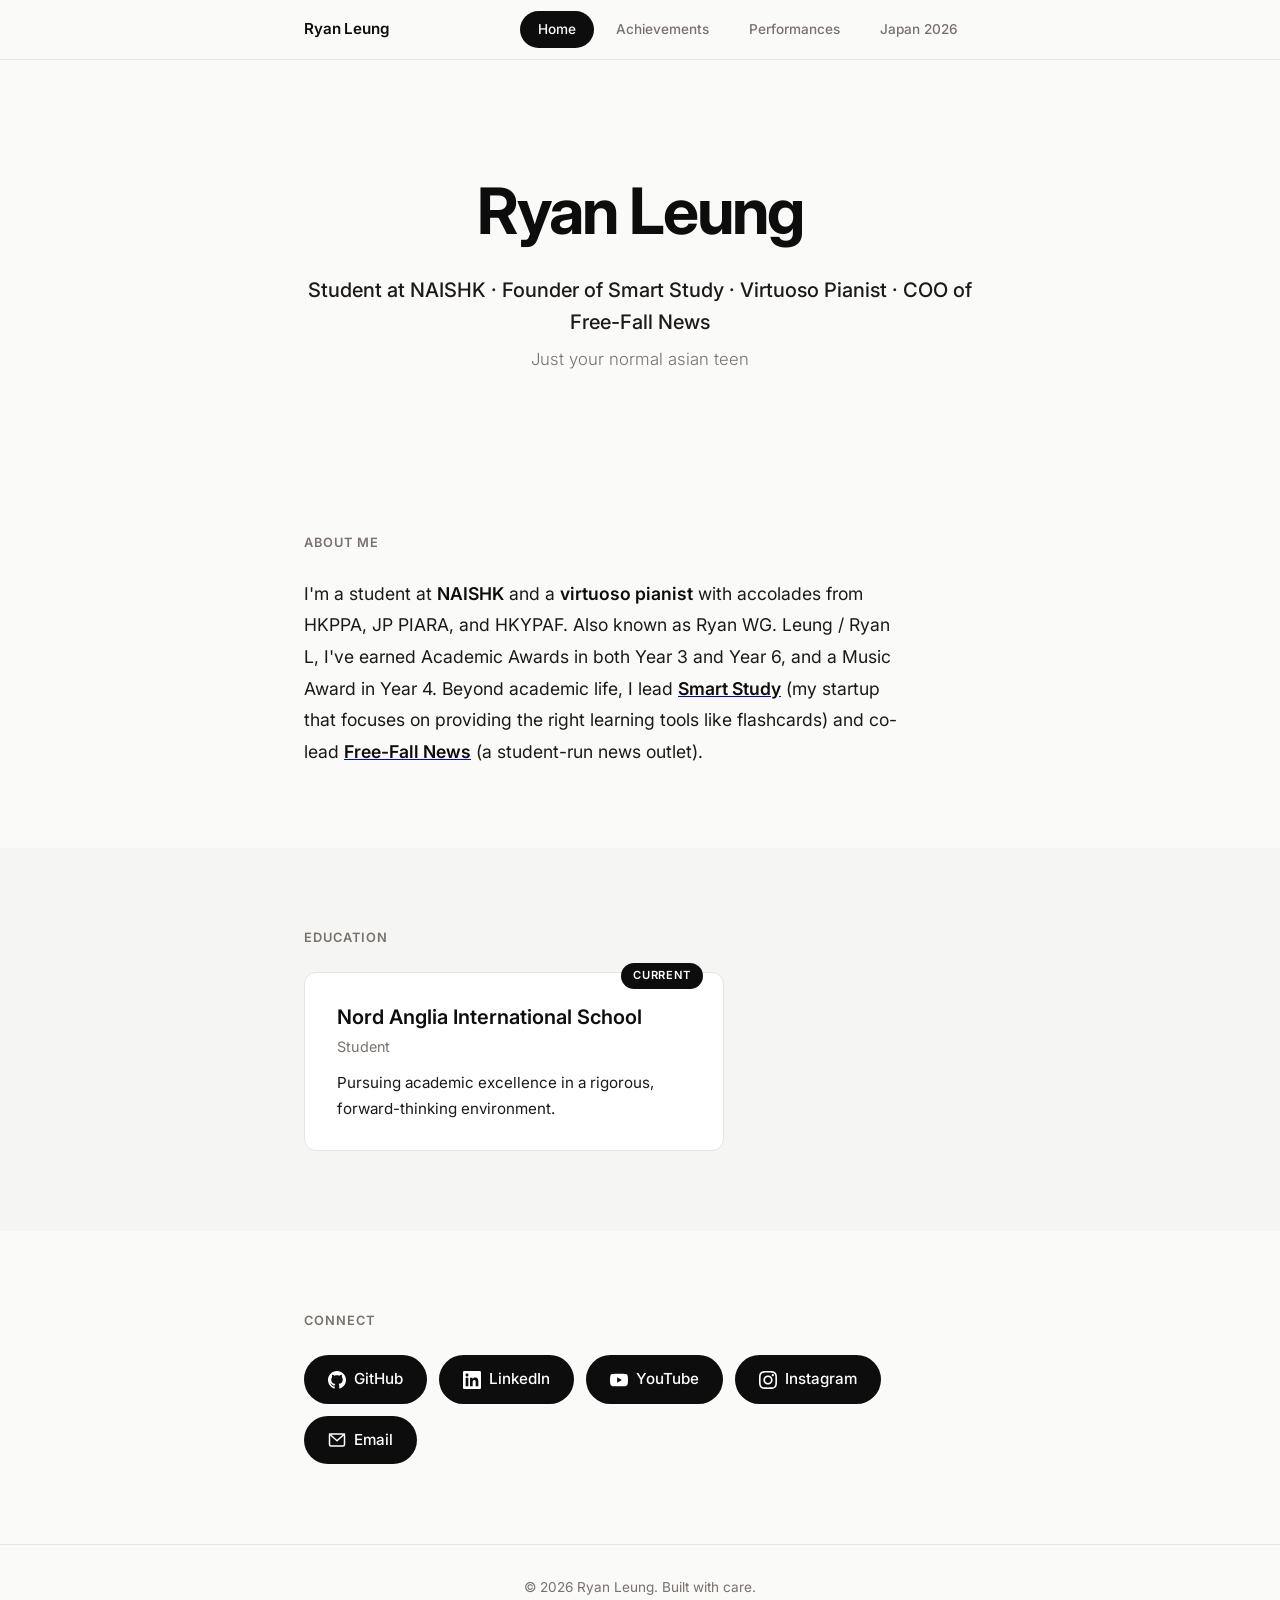
<file: public/index.html>
<!DOCTYPE html>
<html lang="en">
<head>
  <meta charset="UTF-8">
  <meta name="viewport" content="width=device-width, initial-scale=1.0">
  <meta name="google-site-verification" content="PVpMGvC5IxB6HTCGXpfYxbIMX9e6ZT_kZVnd1Q3KwSk" />
  <title>Bio of Ryan Leung</title>
  <meta name="description" content="Bio of Ryan Leung Wai Gan (Ryan WG. Leung). Student at NAISHK, virtuoso pianist, founder of Smart Study, and COO of Free-Fall News.">
  <!-- Open Graph -->
  <meta property="og:title" content="Bio of Ryan Leung">
  <meta property="og:description" content="Student at NAISHK, virtuoso pianist, founder of Smart Study, and COO of Free-Fall News.">
  <meta property="og:url" content="https://ryan-bio.web.app">
  <meta property="og:type" content="website">
  <meta name="twitter:card" content="summary">
  <meta name="twitter:title" content="Bio of Ryan Leung">
  <meta name="twitter:description" content="Student at NAISHK, virtuoso pianist, founder of Smart Study, and COO of Free-Fall News.">
  <link rel="stylesheet" href="styles.css">
  <link rel="preconnect" href="https://fonts.googleapis.com">
  <link rel="preconnect" href="https://fonts.gstatic.com" crossorigin>
  <link href="https://fonts.googleapis.com/css2?family=Inter:wght@300;400;500;600;700&display=swap" rel="stylesheet">
</head>
<body>
  <!-- Navigation -->
  <nav class="navbar">
    <div class="container nav-inner">
      <a href="#home" class="nav-brand">Ryan Leung</a>
      <div class="nav-links">
        <a href="#home" class="nav-link active" data-page="home">Home</a>
        <a href="#achievements" class="nav-link" data-page="achievements">Achievements</a>
        <a href="#performances" class="nav-link" data-page="performances">Performances</a>
        <a href="/jp26/" class="nav-link">Japan 2026</a>
      </div>
    </div>
  </nav>

  <div class="page">
    <!-- ==================== HOME PAGE ==================== -->
    <div class="page-section active" id="page-home">
      <!-- Hero -->
      <header class="hero">
        <div class="container">
          <h1 class="name">Ryan Leung</h1>
          <p class="tagline">Student at NAISHK · Founder of Smart Study · Virtuoso Pianist · COO of Free-Fall News</p>
          <p class="subtitle">Just your normal asian teen</p>
        </div>
      </header>

      <!-- About -->
      <section class="section" id="about">
        <div class="container">
          <h2 class="section-title">About Me</h2>
          <p class="section-text">
            I'm a student at <strong>NAISHK</strong> and a <strong>virtuoso pianist</strong> with accolades from HKPPA, JP PIARA, and HKYPAF.
            Also known as Ryan WG. Leung / Ryan L, I've earned Academic Awards in both Year 3 and Year 6, and a Music Award in Year 4.
            Beyond academic life, I lead <a href="https://smart-study-site.web.app" target="_blank" rel="noopener"><strong>Smart Study</strong></a> (my startup that focuses on providing the right learning tools like flashcards) and co-lead <a href="https://freefall.mystrikingly.com" target="_blank" rel="noopener"><strong>Free-Fall News</strong></a> (a student-run news outlet).
          </p>
        </div>
      </section>

      <!-- Education -->
      <section class="section alt" id="education">
        <div class="container">
          <h2 class="section-title">Education</h2>
          <div class="card">
            <div class="card-badge">Current</div>
            <h3 class="card-title">Nord Anglia International School</h3>
            <p class="card-subtitle">Student</p>
            <p class="card-text">
              Pursuing academic excellence in a rigorous, forward-thinking environment.
            </p>
          </div>
        </div>
      </section>

      <!-- Connect -->
      <section class="section" id="links">
        <div class="container">
          <h2 class="section-title">Connect</h2>
          <div class="links-row">
            <a href="https://github.com/ryanl1028" class="link-btn" target="_blank" rel="noopener">
              <svg class="link-icon" viewBox="0 0 24 24" fill="currentColor"><path d="M12 0c-6.626 0-12 5.373-12 12 0 5.302 3.438 9.8 8.207 11.387.599.111.793-.261.793-.577v-2.234c-3.338.726-4.033-1.416-4.033-1.416-.546-1.387-1.333-1.756-1.333-1.756-1.089-.745.083-.729.083-.729 1.205.084 1.839 1.237 1.839 1.237 1.07 1.834 2.807 1.304 3.492.997.107-.775.418-1.305.762-1.604-2.665-.305-5.467-1.334-5.467-5.931 0-1.311.469-2.381 1.236-3.221-.124-.303-.535-1.524.117-3.176 0 0 1.008-.322 3.301 1.23.957-.266 1.983-.399 3.003-.404 1.02.005 2.047.138 3.006.404 2.291-1.552 3.297-1.23 3.297-1.23.653 1.653.242 2.874.118 3.176.77.84 1.235 1.911 1.235 3.221 0 4.609-2.807 5.624-5.479 5.921.43.372.823 1.102.823 2.222v3.293c0 .319.192.694.801.576 4.765-1.589 8.199-6.086 8.199-11.386 0-6.627-5.373-12-12-12z"/></svg>
              GitHub
            </a>
            <a href="#" class="link-btn" target="_blank" rel="noopener">
              <svg class="link-icon" viewBox="0 0 24 24" fill="currentColor"><path d="M20.447 20.452h-3.554v-5.569c0-1.328-.027-3.037-1.852-3.037-1.853 0-2.136 1.445-2.136 2.939v5.667H9.351V9h3.414v1.561h.046c.477-.9 1.637-1.85 3.37-1.85 3.601 0 4.267 2.37 4.267 5.455v6.286zM5.337 7.433c-1.144 0-2.063-.926-2.063-2.065 0-1.138.92-2.063 2.063-2.063 1.14 0 2.064.925 2.064 2.063 0 1.139-.925 2.065-2.064 2.065zm1.782 13.019H3.555V9h3.564v11.452zM22.225 0H1.771C.792 0 0 .774 0 1.729v20.542C0 23.227.792 24 1.771 24h20.451C23.2 24 24 23.227 24 22.271V1.729C24 .774 23.2 0 22.222 0h.003z"/></svg>
              LinkedIn
            </a>
            <a href="https://youtube.com/@Starsmusicofficial" class="link-btn" target="_blank" rel="noopener">
              <svg class="link-icon" viewBox="0 0 24 24" fill="currentColor"><path d="M23.498 6.186a3.016 3.016 0 0 0-2.122-2.136C19.505 3.545 12 3.545 12 3.545s-7.505 0-9.377.505A3.017 3.017 0 0 0 .502 6.186C0 8.07 0 12 0 12s0 3.93.502 5.814a3.016 3.016 0 0 0 2.122 2.136c1.871.505 9.376.505 9.376.505s7.505 0 9.377-.505a3.015 3.015 0 0 0 2.122-2.136C24 15.93 24 12 24 12s0-3.93-.502-5.814zM9.545 15.568V8.432L15.818 12l-6.273 3.568z"/></svg>
              YouTube
            </a>
            <a href="https://instagram.com/ryan.is.here.128" class="link-btn" target="_blank" rel="noopener">
              <svg class="link-icon" viewBox="0 0 24 24" fill="currentColor"><path d="M12 2.163c3.204 0 3.584.012 4.85.07 3.252.148 4.771 1.691 4.919 4.919.058 1.265.069 1.645.069 4.849 0 3.205-.012 3.584-.069 4.849-.149 3.225-1.664 4.771-4.919 4.919-1.266.058-1.644.07-4.85.07-3.204 0-3.584-.012-4.849-.07-3.26-.149-4.771-1.699-4.919-4.92-.058-1.265-.07-1.644-.07-4.849 0-3.204.013-3.583.07-4.849.149-3.227 1.664-4.771 4.919-4.919 1.266-.057 1.645-.069 4.849-.069zm0-2.163c-3.259 0-3.667.014-4.947.072-4.358.2-6.78 2.618-6.98 6.98-.059 1.281-.073 1.689-.073 4.948 0 3.259.014 3.668.072 4.948.2 4.358 2.618 6.78 6.98 6.98 1.281.058 1.689.072 4.948.072 3.259 0 3.668-.014 4.948-.072 4.354-.2 6.782-2.618 6.979-6.98.059-1.28.073-1.689.073-4.948 0-3.259-.014-3.667-.072-4.947-.196-4.354-2.617-6.78-6.979-6.98-1.281-.059-1.69-.073-4.949-.073zm0 5.838c-3.403 0-6.162 2.759-6.162 6.162s2.759 6.163 6.162 6.163 6.162-2.759 6.162-6.163c0-3.403-2.759-6.162-6.162-6.162zm0 10.162c-2.209 0-4-1.79-4-4 0-2.209 1.791-4 4-4s4 1.791 4 4c0 2.21-1.791 4-4 4zm6.406-11.845c-.796 0-1.441.645-1.441 1.44s.645 1.44 1.441 1.44c.795 0 1.439-.645 1.439-1.44s-.644-1.44-1.439-1.44z"/></svg>
              Instagram
            </a>
            <a href="mailto:bio.enquires.ryan@gmail.com" class="link-btn">
              <svg class="link-icon" viewBox="0 0 24 24" fill="none" stroke="currentColor" stroke-width="2" stroke-linecap="round" stroke-linejoin="round"><rect x="2" y="4" width="20" height="16" rx="2"/><path d="M22 4L12 13 2 4"/></svg>
              Email
            </a>
          </div>
        </div>
      </section>
    </div>

    <!-- ==================== ACHIEVEMENTS PAGE ==================== -->
    <div class="page-section" id="page-achievements">
      <!-- Hero (compact) -->
      <header class="hero hero-compact">
        <div class="container">
          <h1 class="name name-sm">Achievements</h1>
          <p class="subtitle">Piano, academics, leadership, and beyond.</p>
        </div>
      </header>

      <!-- Piano Achievements -->
      <section class="section" id="piano">
        <div class="container">
          <h2 class="section-title">Piano Competition Achievements</h2>
          <div class="awards-grid">
            <div class="award-card">
              <div class="award-icon">🥉</div>
              <h3 class="award-title">HKPPA Bronze Medal</h3>
              <p class="award-text">
                <strong>2025</strong><br>
                Bronze medalist at the Hong Kong Piano Performance Association competition.
              </p>
            </div>
            <div class="award-card">
              <div class="award-icon">🏆</div>
              <h3 class="award-title">JP PIARA Winner</h3>
              <p class="award-text">
                <strong>2026</strong> — Junior Category<br>
                Winner of the Japan PIARA competition in the junior division.
              </p>
            </div>
            <div class="award-card">
              <div class="award-icon">🥇</div>
              <h3 class="award-title">HKYPAF Medalist</h3>
              <p class="award-text">
                <strong>9th &amp; 10th</strong> Competitions<br>
                Medalist at both the 9th and 10th Hong Kong Young Performers &amp; Artists Festival.
              </p>
            </div>
            <div class="award-card award-card-wide">
              <div class="award-icon">🎹</div>
              <h3 class="award-title">Oxfam Piano Marathon</h3>
              <p class="award-text">
                <strong>2025</strong> — Laguna City<br>
                Key pianist at the Oxfam Piano Marathon. Performed Beethoven's <em>Piano Sonata No. 8 in C minor, Op. 13 &mdash; Pathétique</em>. Raised <strong>1,000+ HKD</strong> for Oxfam's mission.
              </p>
            </div>
          </div>
        </div>
      </section>

      <!-- School Awards -->
      <section class="section alt" id="awards">
        <div class="container">
          <h2 class="section-title">School Awards</h2>
          <div class="awards-grid">
            <div class="award-card">
              <div class="award-icon">📚</div>
              <h3 class="award-title">Academic Award</h3>
              <p class="award-text">
                <strong>NAISHK</strong> — Year 3 &amp; Year 6<br>
                Recognized for outstanding academic performance across two separate years.
              </p>
            </div>
            <div class="award-card">
              <div class="award-icon">🎵</div>
              <h3 class="award-title">Music Award</h3>
              <p class="award-text">
                <strong>NAISHK</strong> — Year 4<br>
                Awarded for excellence in music, reflecting deep commitment to the piano and musical expression.
              </p>
            </div>
          </div>
        </div>
      </section>

      <!-- Roles -->
      <section class="section" id="roles">
        <div class="container">
          <h2 class="section-title">Roles</h2>
          <div class="awards-grid">
            <div class="award-card">
              <div class="award-icon">📖</div>
              <h3 class="award-title">Founder &amp; Owner</h3>
              <p class="award-text">
                <strong>Smart Study</strong><br>
                <a href="https://smart-study-site.web.app" target="_blank" rel="noopener">smart-study-site.web.app</a>
              </p>
            </div>
            <div class="award-card">
              <div class="award-icon">📰</div>
              <h3 class="award-title">Chief Operating Officer</h3>
              <p class="award-text">
                <strong>Free-Fall News</strong><br>
                <a href="https://freefall.mystrikingly.com" target="_blank" rel="noopener">freefall.mystrikingly.com</a>
              </p>
            </div>
          </div>
        </div>
      </section>

      <!-- Skills -->
      <section class="section alt" id="skills">
        <div class="container">
          <h2 class="section-title">Skills &amp; Interests</h2>
          <div class="skills-cloud">
            <span class="skill-tag">Piano Performance</span>
            <span class="skill-tag">Music Theory</span>
            <span class="skill-tag">Sight-Reading</span>
            <span class="skill-tag">Virtuoso</span>
            <span class="skill-tag">Discipline</span>
            <span class="skill-tag">Time Management</span>
            <span class="skill-tag">Public Performance</span>
            <span class="skill-tag">Creative Thinking</span>
          </div>
        </div>
      </section>
    </div>

    <!-- ==================== PERFORMANCES PAGE ==================== -->
    <div class="page-section" id="page-performances">
      <!-- Hero (compact) -->
      <header class="hero hero-compact">
        <div class="container">
          <h1 class="name name-sm">Performances</h1>
          <p class="subtitle">Concerts, showcases, and live events.</p>
        </div>
      </header>

      <!-- Upcoming -->
      <section class="section" id="upcoming-performances">
        <div class="container">
          <h2 class="section-title">Upcoming</h2>
          <div class="awards-grid">
            <div class="award-card">
              <div class="award-icon">🎹</div>
              <h3 class="award-title">NAISHK End of Year Assembly</h3>
              <p class="award-text">
                <strong>24 June 2026</strong><br>
                Performing <strong>Polonaise in A-flat major, Op. 53</strong> (<em>Heroic Polonaise</em>) by Frédéric Chopin at the NAISHK End of Year Assembly.
              </p>
            </div>
          </div>
        </div>
      </section>

      <!-- Past Performances -->
      <section class="section alt" id="past-performances">
        <div class="container">
          <h2 class="section-title">Past Performances</h2>
          <div class="awards-grid">
            <div class="award-card">
              <div class="award-icon">🎵</div>
              <h3 class="award-title">NAISHK Secondary Winter Concerts</h3>
              <p class="award-text">
                <strong>December 2025</strong><br>
                Performed three pieces: two from Carmen by George Bizet - "L'amour est un oiseau rebelle" (<strong>Habanera</strong>), "Votre toast, je peux vous le rendre" (<strong>Toreador's Song</strong>) and one from star wars - <strong>Throne Room</strong> at the <strong>NAISHK Secondary Winter Concert</strong> with the School Orchestra (lead by Ms Yu)
              </p>
            </div>
            <div class="award-card">
              <div class="award-icon">🎶</div>
              <h3 class="award-title">NAISHK Secondary Summer Concert</h3>
              <p class="award-text">
                <strong>June 2026</strong><br>
                Performed <strong>Try Everything</strong> by Shakira from Zootopia alongside the <strong>School Choir (lead by Ms. Wu)</strong> at the NAISHK Secondary Summer Concert.
              </p>
            </div>
          </div>
        </div>
      </section>

      <!-- Repertoire -->
      <section class="section" id="repertoire">
        <div class="container">
          <h2 class="section-title">Repertoire</h2>
          <div class="awards-grid">
            <div class="award-card">
              <div class="award-icon">🎼</div>
              <h3 class="award-title">Beethoven</h3>
              <p class="award-text">
                Piano Sonata No. 8 in C minor, Op. 13<br>
                <em>Pathétique</em>
              </p>
            </div>
            <div class="award-card">
              <div class="award-icon">🎵</div>
              <h3 class="award-title">Bizet</h3>
              <p class="award-text">
                <em>Carmen</em> — Habanera<br>
                <em>Carmen</em> — Toreador's Song
              </p>
            </div>
            <div class="award-card">
              <div class="award-icon">🎹</div>
              <h3 class="award-title">Chopin</h3>
              <p class="award-text">
                Polonaise in A-flat major, Op. 53<br>
                <em>Heroic Polonaise</em>
              </p>
            </div>
            <div class="award-card">
              <div class="award-icon">⭐</div>
              <h3 class="award-title">John Williams</h3>
              <p class="award-text">
                <em>Star Wars</em> — Throne Room
              </p>
            </div>
            <div class="award-card">
              <div class="award-icon">🎬</div>
              <h3 class="award-title">Shakira</h3>
              <p class="award-text">
                <em>Zootopia</em> — Try Everything
              </p>
            </div>
          </div>
        </div>
      </section>
    </div>

    <!-- ==================== SCH-LINKS PAGE ==================== -->
    <div class="page-section" id="page-sch-links">
      <header class="hero hero-compact">
        <div class="container">
          <h1 class="name name-sm">Ryan Leung</h1>
          <p class="subtitle"><a href="/">View full bio &rarr;</a></p>
        </div>
      </header>

      <section class="section">
        <div class="container">
          <h2 class="section-title">About Me</h2>
          <p class="section-text">
            I'm <strong>12</strong> and I'm currently in <strong>7D</strong>.
          </p>
        </div>
      </section>

      <section class="section alt">
        <div class="container">
          <h2 class="section-title">Current Projects</h2>
          <div class="awards-grid">
            <div class="award-card">
              <div class="award-icon">📖</div>
              <h3 class="award-title">Smart Study</h3>
              <p class="award-text">
                <strong>Founder &amp; Owner</strong><br>
                An education startup providing smart learning tools like flashcards.<br>
                <a href="https://smart-study-site.web.app" target="_blank" rel="noopener">smart-study-site.web.app</a>
              </p>
            </div>
            <div class="award-card">
              <div class="award-icon">📰</div>
              <h3 class="award-title">Free-Fall News</h3>
              <p class="award-text">
                <strong>Chief Operating Officer</strong><br>
                A student-run news outlet.<br>
                <a href="https://freefall.mystrikingly.com" target="_blank" rel="noopener">freefall.mystrikingly.com</a>
              </p>
            </div>
            <div class="award-card">
              <div class="award-icon">🎹</div>
              <h3 class="award-title">Piano</h3>
              <p class="award-text">
                <strong>Virtuoso Pianist</strong><br>
                HKPPA Bronze Medalist (2025), JP PIARA Winner (2026), HKYPAF Medalist.
              </p>
            </div>
          </div>
        </div>
      </section>

      <section class="section">
        <div class="container">
          <h2 class="section-title">Links</h2>
          <div class="links-row">
            <a href="https://github.com/ryanl1028" class="link-btn" target="_blank" rel="noopener">GitHub</a>
            <a href="https://youtube.com/@Starsmusicofficial" class="link-btn" target="_blank" rel="noopener">YouTube</a>
            <a href="mailto:bio.enquires.ryan@gmail.com" class="link-btn">Email</a>
          </div>
        </div>
      </section>
    </div>

    <!-- Footer -->
    <footer class="footer">
      <div class="container">
        <p>&copy; 2026 Ryan Leung. Built with care.</p>
      </div>
    </footer>
  </div>

  <script src="script.js"></script>
</body>
</html>
</file>
<file: public/styles.css>
/* ===== Reset & Base ===== */
*,
*::before,
*::after {
  margin: 0;
  padding: 0;
  box-sizing: border-box;
}

:root {
  --bg: #fafaf9;
  --bg-alt: #f5f5f4;
  --text: #1c1917;
  --text-muted: #78716c;
  --accent: #0d0d0d;
  --accent-soft: #e7e5e4;
  --white: #ffffff;
  --radius: 12px;
  --max-width: 720px;
  --nav-height: 60px;
}

body {
  font-family: 'Inter', -apple-system, BlinkMacSystemFont, 'Segoe UI', sans-serif;
  background: var(--bg);
  color: var(--text);
  line-height: 1.6;
  -webkit-font-smoothing: antialiased;
  -moz-osx-font-smoothing: grayscale;
}

/* ===== Navigation ===== */
.navbar {
  position: sticky;
  top: 0;
  z-index: 100;
  background: rgba(250, 250, 249, 0.92);
  backdrop-filter: blur(12px);
  -webkit-backdrop-filter: blur(12px);
  border-bottom: 1px solid var(--accent-soft);
  height: var(--nav-height);
}

.nav-inner {
  display: flex;
  align-items: center;
  justify-content: space-between;
  height: 100%;
}

.nav-brand {
  font-size: 0.95rem;
  font-weight: 600;
  color: var(--accent);
  text-decoration: none;
  letter-spacing: -0.01em;
}

.nav-links {
  display: flex;
  gap: 4px;
}

.nav-link {
  padding: 8px 18px;
  border-radius: 20px;
  font-size: 0.85rem;
  font-weight: 500;
  color: var(--text-muted);
  text-decoration: none;
  transition: all 0.2s ease;
}

.nav-link:hover {
  color: var(--text);
  background: var(--accent-soft);
}

.nav-link.active {
  color: var(--white);
  background: var(--accent);
}

/* ===== Layout ===== */
.page {
  min-height: calc(100vh - var(--nav-height));
  display: flex;
  flex-direction: column;
}

.container {
  max-width: var(--max-width);
  margin: 0 auto;
  padding: 0 24px;
}

/* ===== Page Sections (toggle) ===== */
.page-section {
  display: none;
}

.page-section.active {
  display: block;
  animation: fadePageIn 0.35s ease;
}

@keyframes fadePageIn {
  from { opacity: 0; transform: translateY(8px); }
  to   { opacity: 1; transform: translateY(0); }
}

/* ===== Hero ===== */
.hero {
  padding: 100px 0 80px;
  text-align: center;
}

.hero-compact {
  padding: 80px 0 60px;
}

.name {
  font-size: clamp(2.5rem, 6vw, 4rem);
  font-weight: 700;
  letter-spacing: -0.03em;
  color: var(--accent);
  margin-bottom: 12px;
}

.name-sm {
  font-size: clamp(2rem, 5vw, 3rem);
}

.tagline {
  font-size: 1.25rem;
  font-weight: 500;
  color: var(--text);
  margin-bottom: 8px;
}

.subtitle {
  font-size: 1.05rem;
  color: var(--text-muted);
  font-weight: 300;
  max-width: 480px;
  margin: 0 auto;
}

.subtitle a {
  color: var(--accent);
  text-decoration: none;
  font-weight: 500;
}

.subtitle a:hover {
  text-decoration: underline;
}

/* ===== Section ===== */
.section {
  padding: 80px 0;
}

.section.alt {
  background: var(--bg-alt);
}

.section-title {
  font-size: 0.8rem;
  font-weight: 600;
  text-transform: uppercase;
  letter-spacing: 0.08em;
  color: var(--text-muted);
  margin-bottom: 24px;
}

.section-text {
  font-size: 1.1rem;
  color: var(--text);
  line-height: 1.8;
  max-width: 600px;
}

.section-text strong {
  font-weight: 600;
  color: var(--accent);
}

/* ===== Cards ===== */
.card {
  background: var(--white);
  border: 1px solid var(--accent-soft);
  border-radius: var(--radius);
  padding: 28px 32px;
  position: relative;
  max-width: 420px;
}

.card-badge {
  position: absolute;
  top: -10px;
  right: 20px;
  background: var(--accent);
  color: var(--white);
  font-size: 0.7rem;
  font-weight: 600;
  text-transform: uppercase;
  letter-spacing: 0.06em;
  padding: 4px 12px;
  border-radius: 20px;
}

.card-title {
  font-size: 1.25rem;
  font-weight: 600;
  color: var(--accent);
  margin-bottom: 2px;
}

.card-subtitle {
  font-size: 0.9rem;
  color: var(--text-muted);
  margin-bottom: 12px;
}

.card-text {
  font-size: 0.95rem;
  color: var(--text);
  line-height: 1.7;
}

/* ===== Awards Grid ===== */
.awards-grid {
  display: grid;
  grid-template-columns: repeat(auto-fit, minmax(200px, 1fr));
  gap: 24px;
}

.award-card {
  background: var(--white);
  border: 1px solid var(--accent-soft);
  border-radius: var(--radius);
  padding: 28px 24px;
  text-align: center;
  transition: transform 0.2s ease, box-shadow 0.2s ease;
}

.award-card:hover {
  transform: translateY(-2px);
  box-shadow: 0 4px 20px rgba(0, 0, 0, 0.06);
}

.award-card-wide {
  grid-column: span 2;
}

.award-icon {
  font-size: 2.2rem;
  margin-bottom: 12px;
}

.award-title {
  font-size: 1rem;
  font-weight: 600;
  color: var(--accent);
  margin-bottom: 8px;
}

.award-text {
  font-size: 0.9rem;
  color: var(--text-muted);
  line-height: 1.7;
}

.award-text a {
  color: var(--accent);
  text-decoration: underline;
  text-underline-offset: 2px;
  font-weight: 500;
}

.award-text a:hover {
  color: #57534e;
}

/* ===== Skills Cloud ===== */
.skills-cloud {
  display: flex;
  flex-wrap: wrap;
  gap: 10px;
}

.skill-tag {
  background: var(--white);
  border: 1px solid var(--accent-soft);
  border-radius: 24px;
  padding: 8px 18px;
  font-size: 0.9rem;
  font-weight: 500;
  color: var(--text);
  transition: all 0.2s ease;
}

.skill-tag:hover {
  border-color: var(--accent);
  color: var(--accent);
  transform: translateY(-1px);
  box-shadow: 0 2px 10px rgba(0, 0, 0, 0.05);
}

/* ===== Links ===== */
.links-row {
  display: flex;
  flex-wrap: wrap;
  gap: 12px;
}

.link-btn {
  display: inline-flex;
  align-items: center;
  gap: 8px;
  padding: 12px 24px;
  background: var(--accent);
  color: var(--white);
  text-decoration: none;
  border-radius: 28px;
  font-size: 0.95rem;
  font-weight: 500;
  transition: all 0.2s ease;
}

.link-btn:hover {
  background: #292524;
  transform: translateY(-1px);
  box-shadow: 0 4px 16px rgba(0, 0, 0, 0.15);
}

.link-icon {
  width: 18px;
  height: 18px;
  flex-shrink: 0;
}

/* ===== Footer ===== */
.footer {
  margin-top: auto;
  padding: 32px 0;
  text-align: center;
  border-top: 1px solid var(--accent-soft);
}

.footer p {
  font-size: 0.85rem;
  color: var(--text-muted);
}

/* ===== Responsive ===== */
@media (max-width: 600px) {
  .hero {
    padding: 80px 0 60px;
  }

  .hero-compact {
    padding: 60px 0 40px;
  }

  .section {
    padding: 60px 0;
  }

  .awards-grid {
    grid-template-columns: 1fr;
  }

  .award-card-wide {
    grid-column: span 1;
  }

  .links-row {
    flex-direction: column;
  }

  .link-btn {
    justify-content: center;
  }

  .card {
    max-width: 100%;
  }

  .nav-brand {
    font-size: 0.85rem;
  }

  .nav-link {
    padding: 6px 14px;
    font-size: 0.8rem;
  }
}

/* ===== Fade-in Animation ===== */
.page-section.active .section {
  opacity: 0;
  transform: translateY(20px);
  transition: opacity 0.6s ease, transform 0.6s ease;
}

.page-section.active .section.visible {
  opacity: 1;
  transform: translateY(0);
}
</file>
